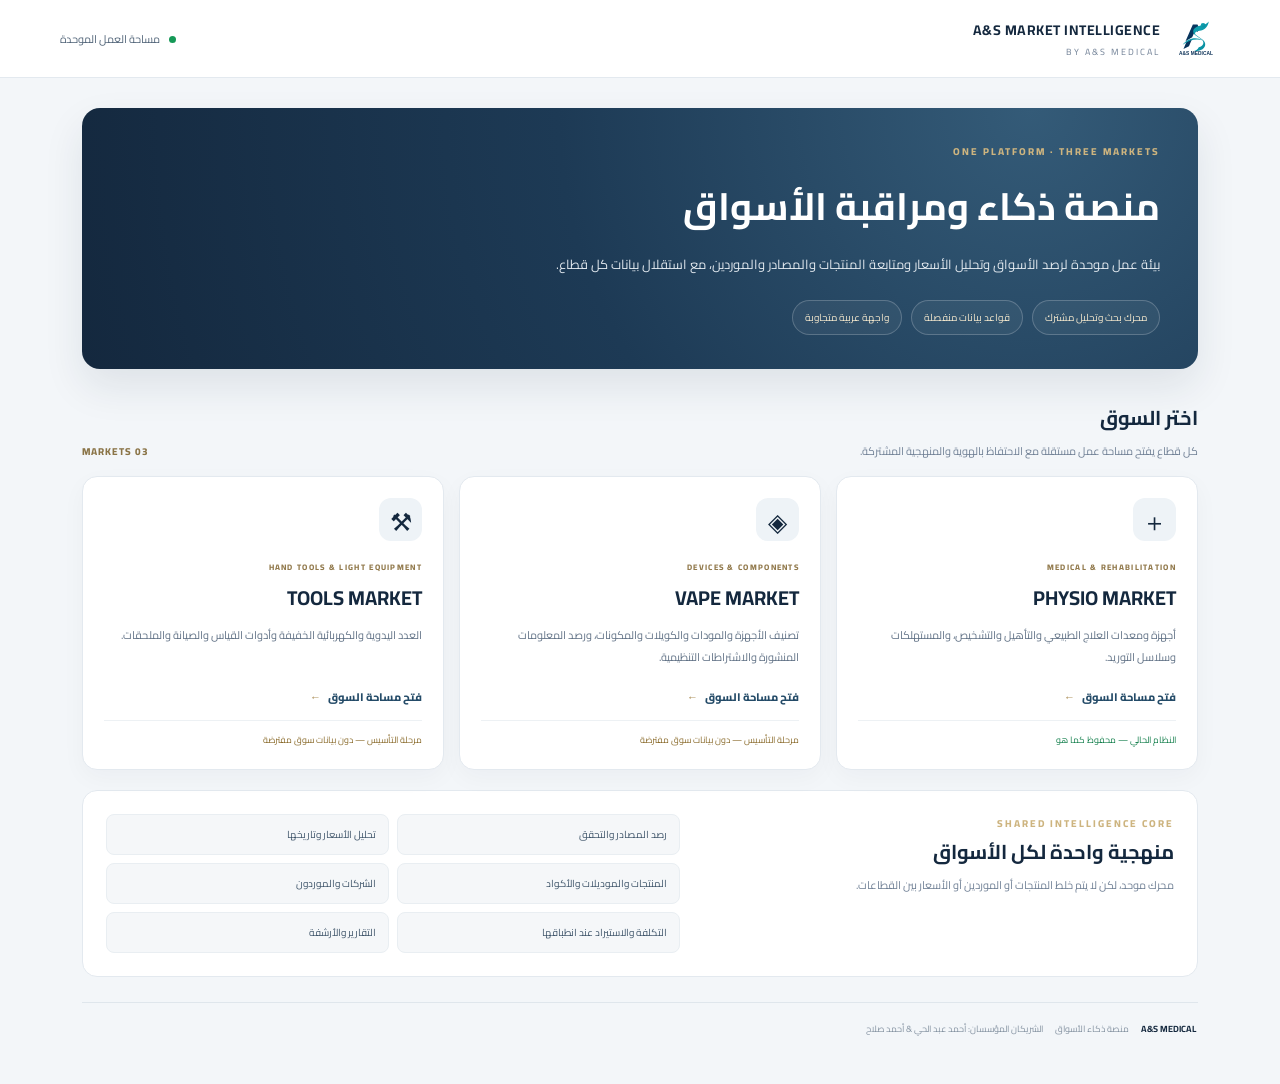
<file: index.html>
<!doctype html>
<html lang="ar" dir="rtl"><head><meta charset="utf-8"><meta name="viewport" content="width=device-width,initial-scale=1"><meta name="theme-color" content="#14283e"><title>A&S MARKET INTELLIGENCE</title><meta name="description" content="منصة A&S لذكاء ومراقبة الأسواق — ثلاثة قطاعات مستقلة بمحرك مشترك."><link rel="icon" type="image/svg+xml" href="./assets/as-medical.svg?v=2"><link rel="preconnect" href="https://fonts.googleapis.com"><link rel="preconnect" href="https://fonts.gstatic.com" crossorigin><link href="https://fonts.googleapis.com/css2?family=Cairo:wght@400;500;600;700;800&display=swap" rel="stylesheet"><link rel="stylesheet" href="./markets.css"></head>
<body><header class="top"><a class="brand" href="./index.html"><img src="./assets/as-medical.svg?v=2" alt="A&S Medical"><span><b>A&S MARKET INTELLIGENCE</b><small>BY A&S MEDICAL</small></span></a><span class="workspace"><i></i> مساحة العمل الموحدة</span></header>
<main class="wrap"><section class="hero"><div class="eyebrow">ONE PLATFORM · THREE MARKETS</div><h1>منصة ذكاء ومراقبة الأسواق</h1><p>بيئة عمل موحدة لرصد الأسواق وتحليل الأسعار ومتابعة المنتجات والمصادر والموردين، مع استقلال بيانات كل قطاع.</p><div class="hero-foot"><span>محرك بحث وتحليل مشترك</span><span>قواعد بيانات منفصلة</span><span>واجهة عربية متجاوبة</span></div></section>
<section class="section-head"><div><h2>اختر السوق</h2><p>كل قطاع يفتح مساحة عمل مستقلة مع الاحتفاظ بالهوية والمنهجية المشتركة.</p></div><span class="count">03 MARKETS</span></section>
<section class="markets"><a class="market physio" href="./physio.html"><div class="market-icon">＋</div><div class="market-kicker">MEDICAL & REHABILITATION</div><h3>PHYSIO MARKET</h3><p>أجهزة ومعدات العلاج الطبيعي والتأهيل والتشخيص، والمستهلكات وسلاسل التوريد.</p><span class="open">فتح مساحة السوق <b>←</b></span><small class="state live">النظام الحالي — محفوظ كما هو</small></a>
<a class="market vape" href="./vape.html"><div class="market-icon">◈</div><div class="market-kicker">DEVICES & COMPONENTS</div><h3>VAPE MARKET</h3><p>تصنيف الأجهزة والمودات والكويلات والمكونات، ورصد المعلومات المنشورة والاشتراطات التنظيمية.</p><span class="open">فتح مساحة السوق <b>←</b></span><small class="state build">مرحلة التأسيس — دون بيانات سوق مفترضة</small></a>
<a class="market tools" href="./tools.html"><div class="market-icon">⚒</div><div class="market-kicker">HAND TOOLS & LIGHT EQUIPMENT</div><h3>TOOLS MARKET</h3><p>العدد اليدوية والكهربائية الخفيفة وأدوات القياس والصيانة والملحقات.</p><span class="open">فتح مساحة السوق <b>←</b></span><small class="state build">مرحلة التأسيس — دون بيانات سوق مفترضة</small></a></section>
<section class="core"><div><div class="eyebrow">SHARED INTELLIGENCE CORE</div><h2>منهجية واحدة لكل الأسواق</h2><p>محرك موحد، لكن لا يتم خلط المنتجات أو الموردين أو الأسعار بين القطاعات.</p></div><div class="core-grid"><span>رصد المصادر والتحقق</span><span>تحليل الأسعار وتاريخها</span><span>المنتجات والموديلات والأكواد</span><span>الشركات والموردون</span><span>التكلفة والاستيراد عند انطباقها</span><span>التقارير والأرشفة</span></div></section>
<footer><b>A&S MEDICAL</b><span>منصة ذكاء الأسواق</span><span>الشريكان المؤسسان: أحمد عبد الحي &amp; أحمد صلاح</span></footer></main></body></html>
</file>
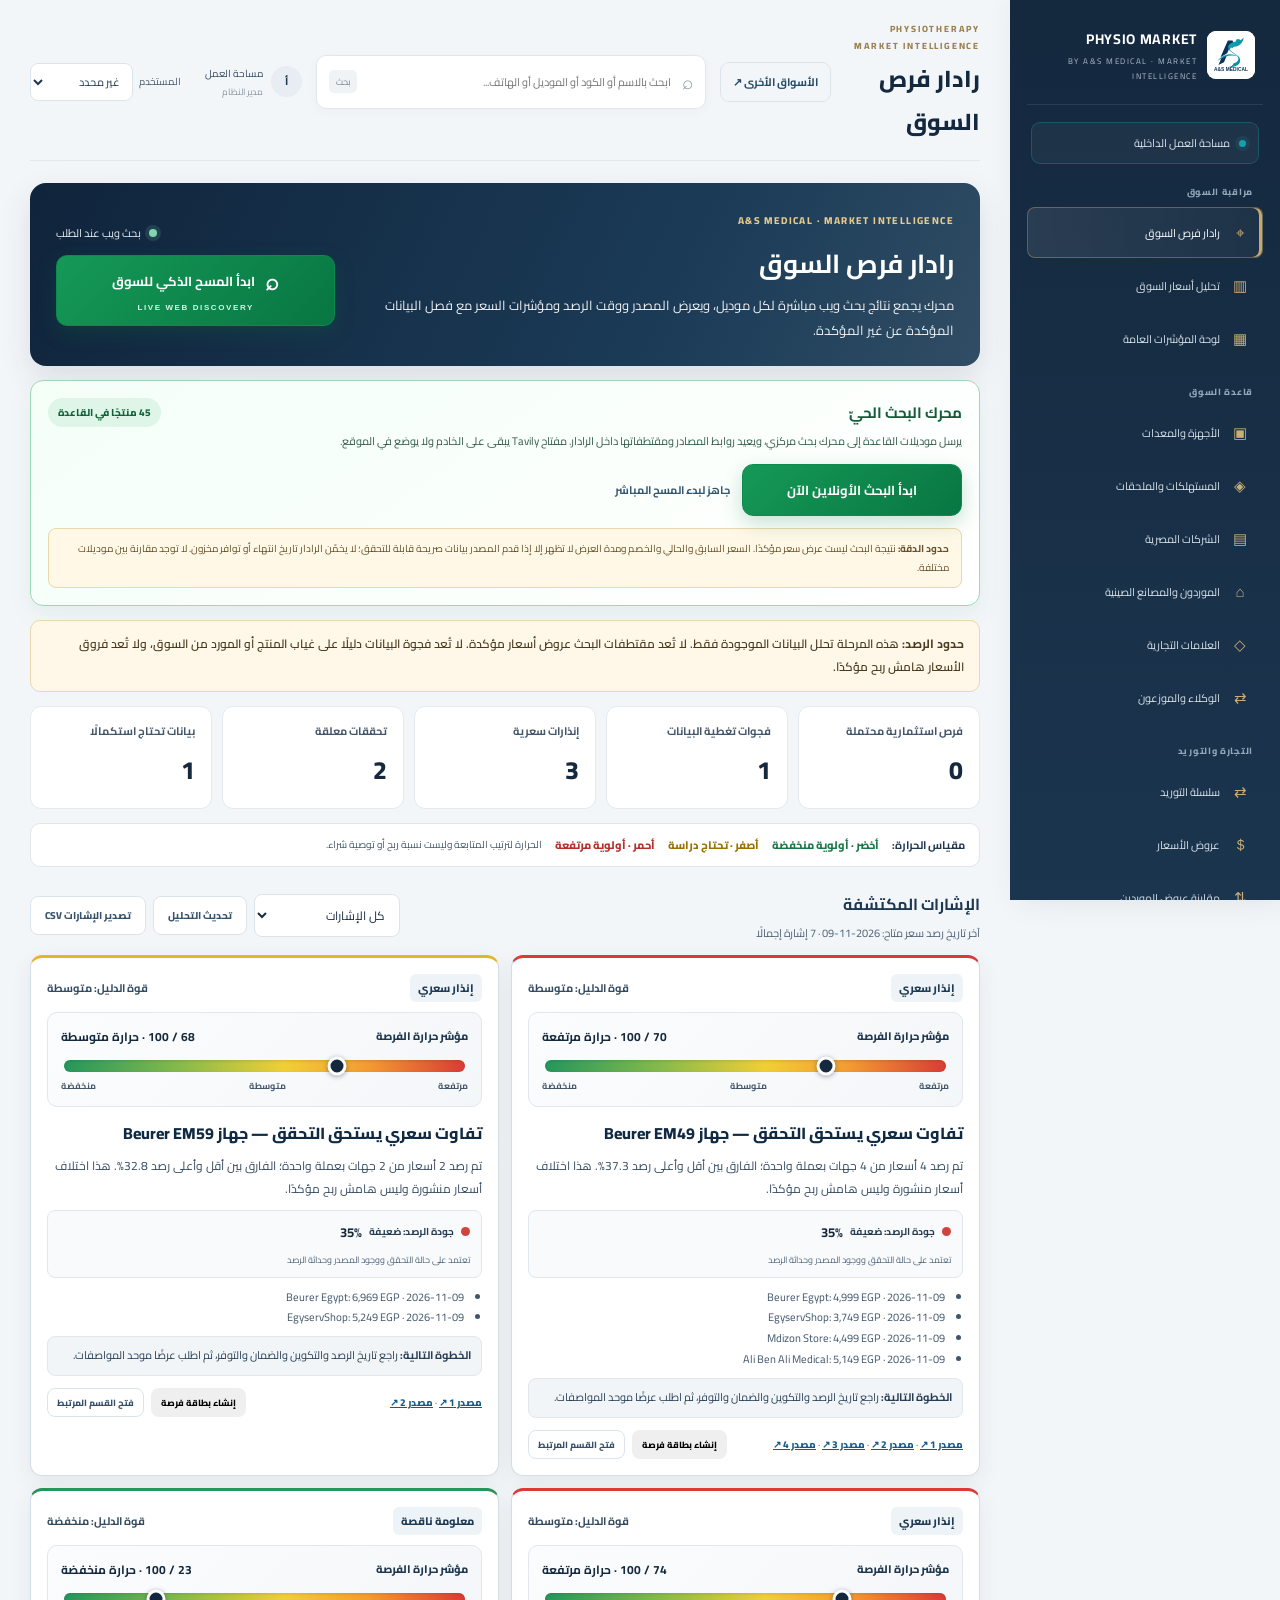
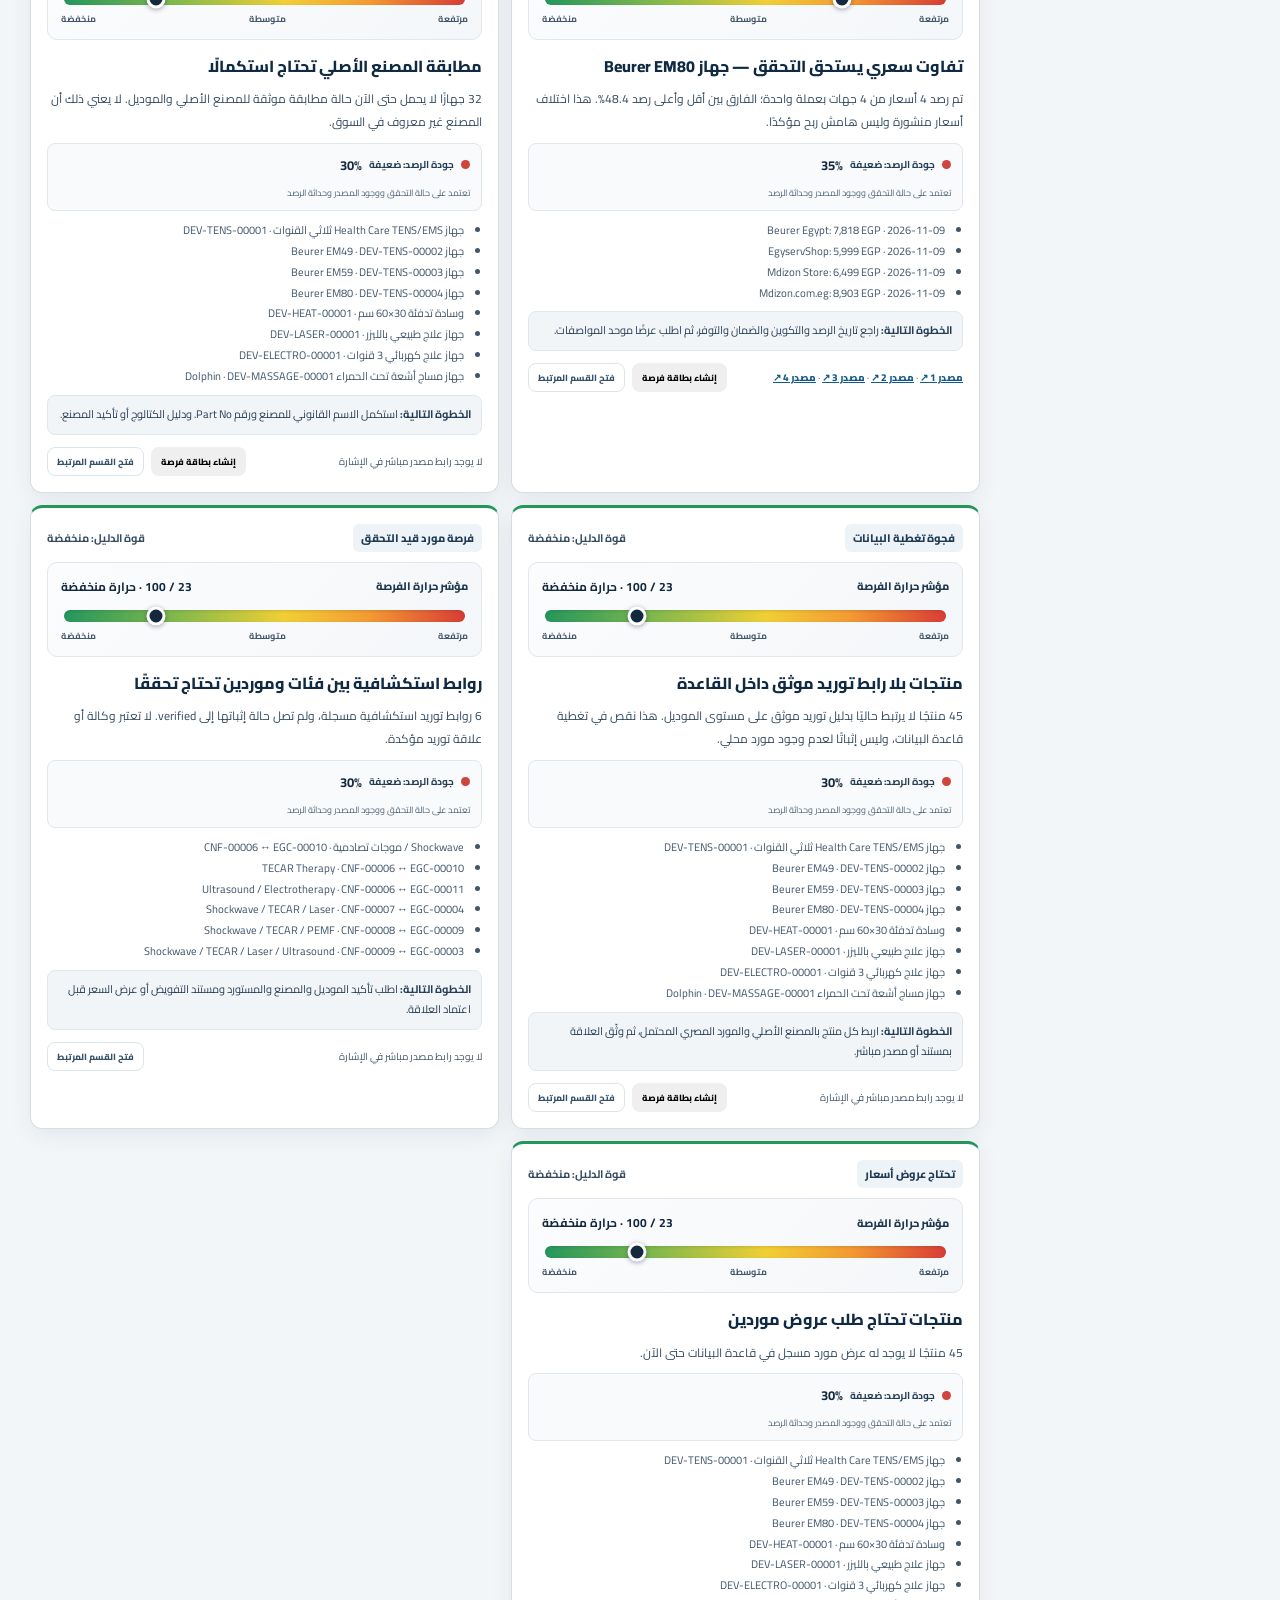
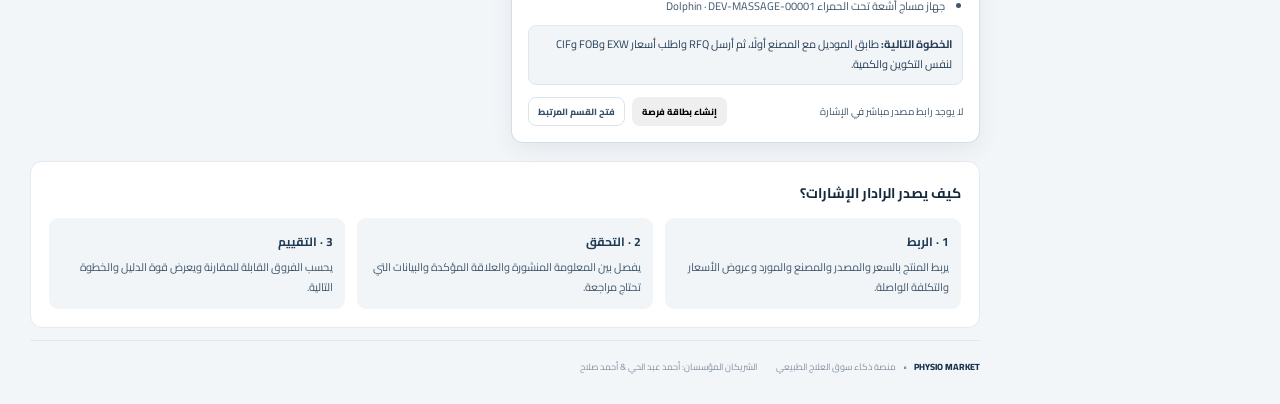
<file: physio.html>
<!doctype html>
<html lang="ar" dir="rtl">
<head>
  <meta charset="utf-8">
  <meta name="viewport" content="width=device-width,initial-scale=1">
  <meta name="theme-color" content="#10243b">
  <title>PHYSIO MARKET | منصة ذكاء سوق العلاج الطبيعي</title>

  <link rel="preconnect" href="https://fonts.googleapis.com">
  <link rel="preconnect" href="https://fonts.gstatic.com" crossorigin>
  <link href="https://fonts.googleapis.com/css2?family=Cairo:wght@400;500;600;700;800&display=swap" rel="stylesheet">

  <meta name="description" content="PHYSIO MARKET — منصة ذكاء سوق أجهزة ومستلزمات العلاج الطبيعي والتأهيل والتوريد بين مصر والصين.">
  <link rel="icon" type="image/svg+xml" href="./assets/as-medical.svg?v=2">

  <link rel="stylesheet" href="styles.css">
  <link rel="stylesheet" href="design-system.css">
  <link rel="stylesheet" href="branding.css">
  <link rel="stylesheet" href="intelligence.css">
  <link rel="stylesheet" href="market-radar.css">
  <link rel="stylesheet" href="market-workflow.css">
</head>

<body>
  <div class="app-shell">
    <aside class="sidebar">
      <a class="brand" href="#" aria-label="A&S Medical — Physio Market">
        <img class="brand-logo" src="./assets/as-medical.svg?v=2" alt="A&amp;S Medical">
        <span>
          <b>PHYSIO MARKET</b>
          <small>BY A&S MEDICAL · MARKET INTELLIGENCE</small>
        </span>
      </a>

      <div class="workspace"><span class="live-dot"></span> مساحة العمل الداخلية</div>

      <nav id="main-nav">
        <p class="nav-caption">مراقبة السوق</p>
        <button class="nav-link" data-view="priceIntelligence"><span>▥</span> تحليل أسعار السوق</button>
        <button class="nav-link" data-view="dashboard"><span>▦</span> لوحة المؤشرات العامة</button>

        <p class="nav-caption">قاعدة السوق</p>
        <button class="nav-link" data-view="devices"><span>▣</span> الأجهزة والمعدات</button>
        <button class="nav-link" data-view="consumables"><span>◈</span> المستهلكات والملحقات</button>
        <button class="nav-link" data-view="companies"><span>▤</span> الشركات المصرية</button>
        <button class="nav-link" data-view="suppliers"><span>⌂</span> الموردون والمصانع الصينية</button>
        <button class="nav-link" data-view="brands"><span>◇</span> العلامات التجارية</button>
        <button class="nav-link" data-view="distributors"><span>⇄</span> الوكلاء والموزعون</button>

        <p class="nav-caption">التجارة والتوريد</p>
        <button class="nav-link" data-view="sourcing"><span>⇄</span> سلسلة التوريد</button>
        <button class="nav-link" data-view="quotes"><span>＄</span> عروض الأسعار</button>
        <button class="nav-link" data-view="prices"><span>◷</span> سجل الأسعار</button>
        <button class="nav-link" data-view="landedCosts"><span>▤</span> التكلفة الواصلة لمصر</button>
        <button class="nav-link" data-view="logistics"><span>⇢</span> الشحن والاستيراد</button>
        <button class="nav-link" data-view="regulatory"><span>▧</span> التسجيل والامتثال</button>

        <p class="nav-caption">إدارة المعرفة</p>
        <button class="nav-link" data-view="sources"><span>⌕</span> المصادر والتحقق</button>
        <button class="nav-link" data-view="codes"><span>#</span> دليل الأكواد</button>

        <p class="nav-caption">المشروع</p>
        <button class="nav-link" data-view="about"><span>✦</span> عن المشروع والملكية</button>
      </nav>

      <div class="sidebar-foot">
        <span class="shield">✓</span>
        <span>نسخة تشغيلية أولية<small>المزامنة المركزية قيد الإعداد</small></span>
      </div>
    </aside>

    <main class="main">
      <header class="topbar">
        <div class="topbar-heading">
          <button class="mobile-menu-toggle" id="mobile-menu-toggle"
            type="button" aria-expanded="false"
            aria-controls="main-nav" aria-label="فتح قائمة الأقسام">
            <span>☰</span>
          </button>

          <div>
            <div class="eyebrow">PHYSIOTHERAPY MARKET INTELLIGENCE</div>
            <h1 id="page-title">تحليل أسعار السوق</h1>
          </div>
        </div>

        <div class="top-actions"><a href="./index.html" style="display:inline-flex;align-items:center;padding:9px 12px;border:1px solid #dce4eb;border-radius:9px;color:#244b68;text-decoration:none;font-size:11px;font-weight:700;white-space:nowrap">الأسواق الأخرى ↗</a>
          <label class="global-search">
            <span>⌕</span>
            <input id="global-search" type="search"
              placeholder="ابحث بالاسم أو الكود أو الموديل أو الهاتف...">
            <kbd>بحث</kbd>
          </label>

          <span class="user-chip">
            <i>أ</i>
            <span>مساحة العمل<small>مدير النظام</small></span>
          </span>
        </div>
      </header>

      <section id="app-content" class="content" aria-live="polite"></section>

      <footer>
        <span class="footer-brand">PHYSIO MARKET</span>
        <span>•</span>
        منصة ذكاء سوق العلاج الطبيعي
        <span class="footer-note">الشريكان المؤسسان: أحمد عبد الحي &amp; أحمد صلاح</span>
      </footer>
    </main>
  </div>

  <div class="mobile-nav-backdrop" id="mobile-nav-backdrop" hidden></div>

  <script src="data.js"></script>
  <script src="app.js"></script>
  <script src="intelligence.js"></script>
  <script src="market-radar.js?v=20261110-nologin"></script>
  <script src="market-workflow.js"></script>
  <script>
    // Run after every application module has loaded; also restore the default view on page return.
    window.addEventListener("load", function () {
      if (typeof go === "function") go("marketRadar");
    }, { once: true });
    window.addEventListener("pageshow", function () {
      if (document.readyState === "complete" && typeof go === "function") go("marketRadar");
    });
  </script>
</body>
</html>
</file>
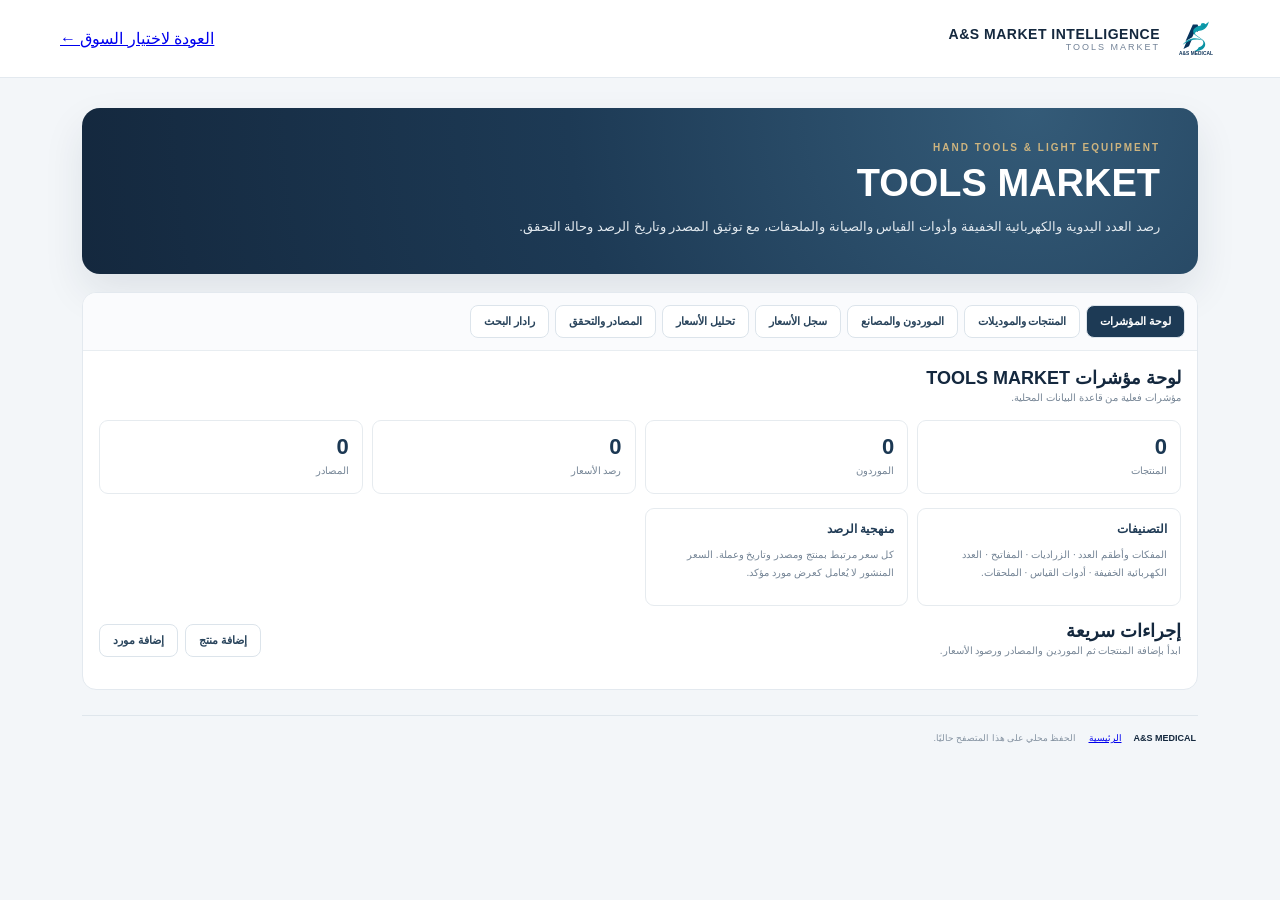
<file: tools.html>
<!doctype html><html lang="ar" dir="rtl"><head><meta charset="utf-8"><meta name="viewport" content="width=device-width,initial-scale=1"><title>TOOLS MARKET | A&S</title><link rel="stylesheet" href="./markets.css"><link rel="stylesheet" href="./sector.css"></head><body><header class="top"><a class="brand" href="./index.html"><img src="./assets/as-medical.svg" alt="A&S"><span><b>A&S MARKET INTELLIGENCE</b><small>TOOLS MARKET</small></span></a><a href="./index.html">العودة لاختيار السوق ←</a></header><main class="wrap"><section class="hero"><div class="eyebrow">HAND TOOLS & LIGHT EQUIPMENT</div><h1>TOOLS MARKET</h1><p>رصد العدد اليدوية والكهربائية الخفيفة وأدوات القياس والصيانة والملحقات، مع توثيق المصدر وتاريخ الرصد وحالة التحقق.</p></section><div id="sector-app"></div><footer><b>A&S MEDICAL</b><span><a href="./index.html">الرئيسية</a></span><span>الحفظ محلي على هذا المتصفح حاليًا.</span></footer></main><script src="./tools-market.js"></script></body></html>
</file>
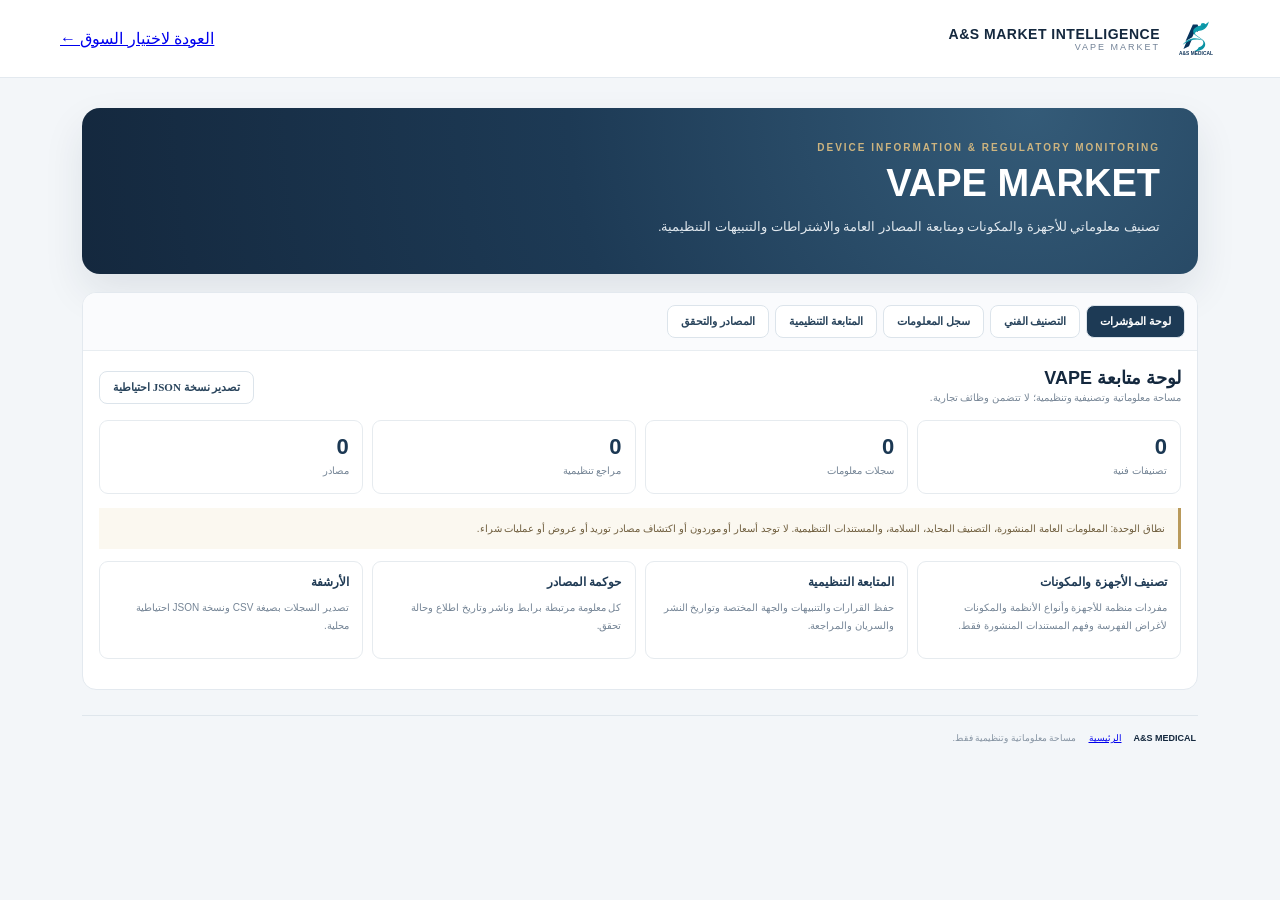
<file: vape.html>
<!doctype html><html lang="ar" dir="rtl"><head><meta charset="utf-8"><meta name="viewport" content="width=device-width,initial-scale=1"><title>VAPE MARKET | A&S</title><link rel="stylesheet" href="./markets.css"><link rel="stylesheet" href="./sector.css"></head><body><header class="top"><a class="brand" href="./index.html"><img src="./assets/as-medical.svg" alt="A&S"><span><b>A&S MARKET INTELLIGENCE</b><small>VAPE MARKET</small></span></a><a href="./index.html">العودة لاختيار السوق ←</a></header><main class="wrap"><section class="hero"><div class="eyebrow">DEVICE INFORMATION & REGULATORY MONITORING</div><h1>VAPE MARKET</h1><p>تصنيف معلوماتي للأجهزة والمكونات ومتابعة المصادر العامة والاشتراطات والتنبيهات التنظيمية.</p></section><div id="sector-app"></div><footer><b>A&S MEDICAL</b><span><a href="./index.html">الرئيسية</a></span><span>مساحة معلوماتية وتنظيمية فقط.</span></footer></main><script src="./vape-market.js"></script></body></html>
</file>
<file: markets.css>
:root{--ink:#14283e;--gold:#b99a5b;--bg:#f3f6f9;--muted:#718196;--line:#e3e9ef}*{box-sizing:border-box}body{margin:0;background:var(--bg);color:#203246;font-family:Cairo,Tahoma,sans-serif}.top{height:78px;padding:0 max(22px,calc((100% - 1160px)/2));display:flex;align-items:center;justify-content:space-between;background:#fff;border-bottom:1px solid var(--line)}.brand{display:flex;align-items:center;gap:12px;text-decoration:none;color:var(--ink)}.brand img{width:48px;height:48px;object-fit:contain}.brand b,.brand small{display:block}.brand b{font-size:14px;letter-spacing:.5px}.brand small{font-size:9px;letter-spacing:2px;color:var(--muted)}.workspace{font-size:11px;color:#526579}.workspace i{display:inline-block;width:7px;height:7px;border-radius:50%;background:#159957;margin-left:7px}.wrap{max-width:1160px;margin:auto;padding:30px 22px}.hero{padding:34px 38px;border-radius:18px;background:radial-gradient(circle at 85% 0,#345b78,#1d3a55 48%,#14283e);color:#fff;box-shadow:0 18px 40px #14283e18}.eyebrow{font-size:10px;letter-spacing:2px;color:#cdb47f;font-weight:800}.hero h1{font-size:clamp(25px,4vw,38px);margin:9px 0}.hero p{max-width:740px;color:#e1e8ee;line-height:2;font-size:13px;margin:0}.hero-foot{display:flex;gap:9px;flex-wrap:wrap;margin-top:23px}.hero-foot span{border:1px solid #ffffff35;background:#ffffff0d;border-radius:30px;padding:7px 12px;color:#f3e7cc;font-size:10px}.section-head{display:flex;justify-content:space-between;align-items:end;gap:12px;margin:30px 0 15px}.section-head h2,.core h2{margin:0;color:var(--ink);font-size:20px}.section-head p,.core p{margin:5px 0 0;color:var(--muted);font-size:11px}.count{color:#8a7447;font-size:10px;font-weight:800;letter-spacing:1px}.markets{display:grid;grid-template-columns:repeat(3,minmax(0,1fr));gap:15px}.market{display:flex;flex-direction:column;min-height:280px;padding:21px;text-decoration:none;color:inherit;background:#fff;border:1px solid var(--line);border-radius:15px;box-shadow:0 8px 24px #14283e09;transition:.18s}.market:hover{transform:translateY(-3px);border-color:#c7ae79;box-shadow:0 14px 30px #14283e14}.market-icon{width:43px;height:43px;display:grid;place-items:center;border-radius:12px;background:#eef3f7;color:var(--ink);font-size:25px}.market-kicker{margin-top:19px;font-size:8px;letter-spacing:1.3px;color:#927a4d;font-weight:800}.market h3{margin:4px 0 8px;color:var(--ink);font-size:20px}.market p{margin:0;color:#617286;font-size:11px;line-height:2}.open{margin-top:auto;padding-top:19px;color:#244b68;font-size:11px;font-weight:800}.open b{margin-right:5px;color:#a98b51}.state{margin-top:13px;padding-top:10px;border-top:1px solid #edf1f4;font-size:9px}.live{color:#16804e}.build{color:#8b6c2d}.core{display:grid;grid-template-columns:.9fr 1.1fr;gap:25px;margin-top:20px;padding:23px;background:#fff;border:1px solid var(--line);border-radius:15px}.core-grid{display:grid;grid-template-columns:repeat(2,minmax(0,1fr));gap:8px}.core-grid span{padding:10px 12px;background:#f5f7f9;border:1px solid #e9eef2;border-radius:8px;color:#40566b;font-size:10px}footer{display:flex;gap:12px;flex-wrap:wrap;margin-top:25px;padding:17px 2px;border-top:1px solid #dfe6ec;color:#8492a1;font-size:9px}footer b{color:var(--ink)}@media(max-width:800px){.markets{grid-template-columns:1fr}.market{min-height:220px}.core{grid-template-columns:1fr}.hero{padding:26px 22px}.top{padding:0 16px}.wrap{padding:20px 14px}.section-head{align-items:start;flex-direction:column}}@media(max-width:430px){.workspace{display:none}.brand b{font-size:12px}.hero-foot{gap:6px}.hero-foot span{font-size:9px}}
</file>
<file: styles.css>
.section-actions{display:flex;gap:8px;align-items:center}.btn.tiny{padding:5px 9px;font-size:10px}.btn.danger{background:#fff0f0;color:#a33;border:1px solid #f0d0d0}.row-actions{display:flex;gap:6px}.form-grid{display:grid;grid-template-columns:repeat(2,minmax(0,1fr));gap:13px}.form-field{display:flex;flex-direction:column;gap:5px;font-size:11px;font-weight:700;color:#42566a}.form-field>span b{color:#b84b4b}.form-field input,.form-field select,.form-field textarea{width:100%;border:1px solid #dce4eb;border-radius:8px;background:#fff;padding:10px 11px;font:12px "Cairo",sans-serif;color:#17283a;outline:none}.form-field input:focus,.form-field select:focus,.form-field textarea:focus{border-color:#5793b7;box-shadow:0 0 0 3px #2675a81a}.form-field textarea{resize:vertical}.modal-backdrop{position:fixed;inset:0;background:#07182799;z-index:20;display:flex;align-items:center;justify-content:center;padding:20px;overflow:auto}.record-modal{width:min(850px,100%);max-height:calc(100vh - 40px);overflow:auto;background:#fff;border-radius:15px;padding:22px;box-shadow:0 25px 80px #07182755}.modal-head{display:flex;align-items:flex-start;justify-content:space-between;border-bottom:1px solid #e8edf1;padding-bottom:14px;margin-bottom:17px}.modal-head h2{font-size:19px;margin:4px 0}.modal-head p{margin:0}.close-modal{border:0;background:#edf2f6;border-radius:8px;width:34px;height:34px;font-size:22px;cursor:pointer;color:#334b60}.modal-foot{display:flex;justify-content:flex-start;gap:8px;border-top:1px solid #e8edf1;margin-top:18px;padding-top:15px}.note{line-height:1.9}@media(max-width:720px){.form-grid{grid-template-columns:1fr}.section-head{align-items:flex-start;flex-direction:column}.section-actions{width:100%;flex-wrap:wrap}.record-modal{padding:16px}.modal-backdrop{padding:8px}}

/* Founders and project ownership identity */
.founders-strip{display:flex;align-items:center;justify-content:space-between;gap:16px;padding:19px 22px;margin:18px 0;background:linear-gradient(115deg,#10243b,#1b3854);border:1px solid #b99a5b;border-radius:13px;color:#fff;box-shadow:0 10px 28px #10243b12}.founders-strip .eyebrow{color:#d6b978;letter-spacing:2px}.founders-strip b{display:block;font-size:13px;margin-top:4px}.founders-strip p{margin:5px 0 0;color:#f2f4f7;font-size:17px;font-weight:800}.founders-strip p i{font-style:normal;color:#d6b978;padding:0 5px}.ownership-hero{position:relative;overflow:hidden;text-align:center;padding:36px 22px 28px;border-radius:17px;background:radial-gradient(circle at 50% 0%,#294765 0,#172f49 45%,#0d1e31 100%);border:1px solid #b99a5b;color:#fff;box-shadow:0 18px 45px #10243b20}.ownership-mark{width:58px;height:58px;margin:0 auto 15px;border:1px solid #c6a96c;border-radius:16px;display:grid;place-items:center;font-size:27px;font-weight:800;color:#f1d79c}.ownership-mark span{color:#c6a96c}.ownership-hero .eyebrow{color:#cbb27d;letter-spacing:2px;font-size:9px}.ownership-hero h2{font-size:29px;letter-spacing:2px;color:#f4e5c1;margin:8px 0}.ownership-hero>p{color:#dce4ec;margin:0 auto;max-width:620px;font-size:13px}.ownership-rule{height:1px;max-width:420px;margin:24px auto 17px;background:linear-gradient(90deg,transparent,#c6a96c,transparent)}.ownership-kicker{font-size:11px;color:#d6b978;font-weight:800}.founder-grid{display:grid;grid-template-columns:repeat(2,minmax(0,220px));justify-content:center;gap:14px;margin:17px auto}.founder-card{padding:17px 12px;border:1px solid #a78b56;border-radius:12px;background:#ffffff0b;display:flex;align-items:center;flex-direction:column;gap:6px}.founder-initial{width:35px;height:35px;border-radius:50%;display:grid;place-items:center;background:#c6a96c;color:#10243b;font-weight:800}.founder-card b{font-size:16px;color:#fff}.founder-card small{font-size:11px;color:#d6c49c}.ownership-bottom{font-size:9px;letter-spacing:2.5px;color:#c9b17d;margin-top:18px}.ownership-note{margin-top:18px;line-height:1.9}.ownership-note p{font-size:12px}.ownership-meta{display:flex;flex-wrap:wrap;gap:10px;margin-top:15px}.ownership-meta span{flex:1;min-width:145px;background:#f4f7fa;border:1px solid #e2e8ee;border-radius:8px;padding:10px;font-size:10px;color:#637387}.ownership-meta b{display:block;color:#1c334a;font-size:12px;margin-top:4px}.footer-brand{font-weight:800;color:#18334e}.footer-note{margin-inline-start:12px}@media(max-width:600px){.founders-strip{align-items:flex-start;flex-direction:column}.founders-strip .btn{width:100%}.ownership-hero{padding:27px 14px}.ownership-hero h2{font-size:24px}.founder-grid{grid-template-columns:1fr 1fr;gap:8px}.founder-card{padding:14px 5px}.founder-card b{font-size:13px}}

/* Searchable record profiles and relationship explorer */
.detail-grid{display:grid;grid-template-columns:repeat(2,minmax(0,1fr));gap:9px}.detail-field{padding:10px 12px;background:#f5f7f9;border:1px solid #e5eaf0;border-radius:8px;min-width:0}.detail-field small{display:block;color:#7c8998;font-size:10px;margin-bottom:4px}.detail-field b{font-size:12px;overflow-wrap:anywhere;color:#1c334a}.detail-heading{font-size:14px;margin:22px 0 8px;color:#18334e}.activity-row small{display:block;color:#8491a0;font-size:10px;margin-top:3px}.row-actions{align-items:center;flex-wrap:wrap}.search-meta{line-height:1.8}.global-search input{min-width:0}@media(max-width:600px){.detail-grid{grid-template-columns:1fr}}
</file>
<file: design-system.css>
/* PHYSIO MARKET — Executive UI system v1.0 */
:root{--pm-ink:#14283e;--pm-ink-2:#203b55;--pm-blue:#2f6689;--pm-gold:#b99a5b;--pm-bg:#f3f6f9;--pm-card:#fff;--pm-line:#e3e9ef;--pm-muted:#718196;--pm-text:#203246;--pm-shadow:0 12px 32px rgba(20,40,62,.07)}
*{box-sizing:border-box}html{scroll-behavior:smooth}body{margin:0;background:var(--pm-bg);color:var(--pm-text);font-family:"Cairo",Tahoma,sans-serif;font-size:13px}button,input,select,textarea{font-family:inherit}button{cursor:pointer}
.app-shell{min-height:100vh;display:grid;grid-template-columns:270px minmax(0,1fr);direction:rtl}.sidebar{position:sticky;top:0;height:100vh;overflow:auto;background:linear-gradient(180deg,#14283e,#1b354e);color:#eaf0f5;padding:24px 17px 18px;box-shadow:8px 0 30px #0e213018;z-index:5}
.brand{display:flex;align-items:center;gap:12px;color:#fff;text-decoration:none;padding:2px 8px 20px;border-bottom:1px solid #ffffff18}.brand-mark{width:43px;height:43px;display:grid;place-items:center;border:1px solid #c6a96c;border-radius:13px;color:#f5e4bd;font-size:23px;font-weight:800;box-shadow:inset 0 0 18px #d8bc7540}.brand-mark span{color:#d0ad67}.brand b{display:block;letter-spacing:1.1px;font-size:14px}.brand small{display:block;color:#aebdcb;font-size:8px;letter-spacing:2px;margin-top:2px}
.workspace{margin:17px 4px 18px;padding:10px 12px;border:1px solid #ffffff20;background:#ffffff0b;border-radius:9px;color:#dce6ee;font-size:11px}.live-dot{display:inline-block;width:7px;height:7px;background:#66c6a1;border-radius:50%;margin-left:7px;box-shadow:0 0 0 4px #66c6a11a}
.nav-caption{margin:19px 10px 7px;color:#92a7b9;font-size:9px;font-weight:800;letter-spacing:.7px}.nav-link{width:100%;display:flex;align-items:center;gap:10px;text-align:right;padding:10px 12px;margin:2px 0;border:1px solid transparent;border-radius:8px;background:transparent;color:#d9e3eb;font-size:11px;transition:.18s}.nav-link span{width:20px;text-align:center;color:#c9ae76;font-size:15px}.nav-link:hover{background:#ffffff0d;color:#fff}.nav-link.active{background:linear-gradient(90deg,#ffffff16,#ffffff09);border-color:#c6a96c66;color:#fff;box-shadow:inset -3px 0 #c6a96c}
.sidebar-foot{display:flex;align-items:center;gap:10px;margin:24px 4px 0;padding:13px 8px;border-top:1px solid #ffffff1b;font-size:10px;color:#e4ebf1}.sidebar-foot small{display:block;color:#9eb0bf;font-size:9px;margin-top:3px}.shield{display:grid;place-items:center;width:27px;height:27px;border-radius:8px;background:#ffffff12;color:#d8bf88}
.main{min-width:0;padding:0 30px 24px}.topbar{position:sticky;top:0;z-index:4;display:flex;justify-content:space-between;align-items:center;gap:20px;padding:20px 0 17px;background:#f3f6f9ed;backdrop-filter:blur(12px);border-bottom:1px solid #e2e8ee}.eyebrow{font-size:9px;letter-spacing:1.8px;color:#9b824e;font-weight:800}.topbar h1{font-size:23px;margin:3px 0 0;color:var(--pm-ink);font-weight:800}.top-actions{display:flex;align-items:center;gap:14px}
.global-search{display:flex;align-items:center;gap:9px;width:min(390px,38vw);padding:8px 12px;background:#fff;border:1px solid #dfe6ec;border-radius:10px;box-shadow:0 3px 12px #1b354e08}.global-search>span{font-size:19px;color:#8a9aab}.global-search input{width:100%;min-width:0;border:0;outline:0;background:transparent;font-size:11px;color:#203246}.global-search kbd{font:9px "Cairo";white-space:nowrap;padding:3px 7px;background:#f0f3f6;border-radius:5px;color:#748398}.user-chip{display:flex;align-items:center;gap:8px;color:#344b60;font-size:10px;white-space:nowrap}.user-chip i{width:31px;height:31px;display:grid;place-items:center;border-radius:50%;background:#e7edf2;color:#1d3a55;font-style:normal;font-weight:800}.user-chip small{display:block;color:#8996a4;font-size:9px}
.content{padding:22px 0 12px;min-height:70vh}.welcome{position:relative;display:flex;align-items:center;justify-content:space-between;gap:18px;padding:25px 28px;margin-bottom:18px;border-radius:15px;overflow:hidden;background:radial-gradient(circle at 85% 5%,#345b78 0,#1d3a55 38%,#14283e 100%);color:#fff;box-shadow:0 16px 36px #14283e20}.welcome:after{content:"P+";position:absolute;left:28px;top:-37px;font-size:150px;font-weight:800;color:#ffffff08;line-height:1}.welcome h2{position:relative;margin:0 0 5px;font-size:21px;color:#fff}.welcome p{position:relative;margin:0;color:#d1dce5;font-size:11px}.welcome-tag{position:relative;padding:8px 12px;border:1px solid #c5a66b88;border-radius:7px;color:#e4d0a4;font-size:8px;letter-spacing:1.4px;white-space:nowrap}
.stats-grid{display:grid;grid-template-columns:repeat(4,minmax(0,1fr));gap:12px;margin:0 0 18px}.stat-card,.panel{background:var(--pm-card);border:1px solid var(--pm-line);border-radius:12px;box-shadow:var(--pm-shadow)}.stat-card{position:relative;padding:16px 17px;overflow:hidden}.stat-card:before{content:"";position:absolute;right:0;top:0;bottom:0;width:3px;background:linear-gradient(#c6a96c,#e8d8b6)}.stat-label{font-size:10px;color:#728297;font-weight:700}.stat-value{font-size:29px;line-height:1.4;color:var(--pm-ink);font-weight:800;font-variant-numeric:tabular-nums}.stat-foot{font-size:9px;color:#9aa6b3}
.dashboard-grid{display:grid;grid-template-columns:1.2fr .8fr;gap:15px}.panel{padding:18px 19px;margin-bottom:16px}.panel h3{font-size:14px;color:var(--pm-ink);margin:0 0 12px}.panel-head{display:flex;justify-content:space-between;align-items:center;gap:10px;margin-bottom:13px}.panel-head h3{margin:0}.subtle{color:#8492a1;font-size:10px;line-height:1.9}.quick-grid{display:grid;grid-template-columns:repeat(2,minmax(0,1fr));gap:8px}.quick-link{padding:11px 12px;text-align:right;background:#f7f9fb;border:1px solid #e7edf2;border-radius:8px;color:#29445d;font-size:10px;font-weight:700;transition:.18s}.quick-link:hover{background:#edf3f7;border-color:#c5a66b;transform:translateY(-1px)}
.activity-row{display:flex;justify-content:space-between;align-items:center;padding:10px 0;border-bottom:1px solid #edf1f4;color:#66778a;font-size:10px}.activity-row:last-of-type{border:0}.activity-row b{color:#1e3b55;font-size:15px}.note{padding:11px 12px;background:#f8f5ed;border:1px solid #eee4cf;border-radius:8px;color:#786743;font-size:10px;line-height:1.9;margin-top:12px}
.section-head{display:flex;justify-content:space-between;align-items:center;gap:14px;margin:3px 0 15px}.section-head h2{font-size:18px;color:var(--pm-ink);margin:0}.section-head p{margin:3px 0 0;color:#8492a1;font-size:10px}.section-actions{display:flex;gap:7px;align-items:center;flex-wrap:wrap}.btn{border:1px solid transparent;border-radius:8px;padding:9px 14px;font-size:10px;font-weight:800;transition:.18s}.btn.primary{background:var(--pm-ink);color:#fff}.btn.primary:hover{background:#254968}.btn.secondary{background:#fff;border-color:#dce4eb;color:#36516a}.btn.secondary:hover{border-color:#b99a5b;background:#fcfaf5}.btn.tiny{padding:5px 9px;font-size:9px}.btn.danger{background:#fff3f2;color:#a33;border-color:#f0d0d0}
.table-wrap{overflow:auto;background:#fff;border:1px solid var(--pm-line);border-radius:12px;box-shadow:var(--pm-shadow)}table{width:100%;border-collapse:separate;border-spacing:0;min-width:760px}thead th{position:sticky;top:0;background:#f5f8fa;color:#66788b;font-size:9px;font-weight:800;text-align:right;padding:12px 13px;border-bottom:1px solid #e3e9ef;white-space:nowrap}tbody td{padding:11px 13px;border-bottom:1px solid #edf1f4;color:#344b60;font-size:10px;white-space:nowrap}tbody tr:hover{background:#fafbfd}tbody tr:last-child td{border-bottom:0}.status{display:inline-flex;align-items:center;padding:4px 8px;border-radius:20px;font-size:9px;font-weight:700;white-space:nowrap}.status.review{background:#fff5e7;color:#9a6a21}.status.reference{background:#eef3f8;color:#61768b}.status.verified{background:#e8f5ef;color:#287453}
footer{display:flex;align-items:center;gap:7px;flex-wrap:wrap;padding:17px 0 5px;border-top:1px solid #e1e8ee;color:#8492a1;font-size:9px}.footer-brand{font-weight:800;color:#18334e}.footer-note{margin-inline-start:12px}.form-grid{display:grid;grid-template-columns:repeat(2,minmax(0,1fr));gap:13px}.form-field{display:flex;flex-direction:column;gap:5px;font-size:10px;font-weight:700;color:#42566a}.form-field>span b{color:#b84b4b}.form-field input,.form-field select,.form-field textarea{width:100%;border:1px solid #dce4eb;border-radius:8px;background:#fff;padding:10px 11px;font:11px "Cairo",sans-serif;color:#17283a;outline:none}.form-field input:focus,.form-field select:focus,.form-field textarea:focus{border-color:#5793b7;box-shadow:0 0 0 3px #2675a81a}.form-field textarea{resize:vertical}
.modal-backdrop{position:fixed;inset:0;background:#07182799;z-index:20;display:flex;align-items:center;justify-content:center;padding:20px;overflow:auto}.record-modal{width:min(850px,100%);max-height:calc(100vh - 40px);overflow:auto;background:#fff;border-radius:15px;padding:22px;box-shadow:0 25px 80px #07182755}.modal-head{display:flex;align-items:flex-start;justify-content:space-between;border-bottom:1px solid #e8edf1;padding-bottom:14px;margin-bottom:17px}.modal-head h2{font-size:19px;margin:4px 0}.modal-head p{margin:0}.close-modal{border:0;background:#edf2f6;border-radius:8px;width:34px;height:34px;font-size:22px;cursor:pointer;color:#334b60}.modal-foot{display:flex;justify-content:flex-start;gap:8px;border-top:1px solid #e8edf1;margin-top:18px;padding-top:15px}.detail-grid{display:grid;grid-template-columns:repeat(2,minmax(0,1fr));gap:9px}.detail-field{padding:10px 12px;background:#f5f7f9;border:1px solid #e5eaf0;border-radius:8px;min-width:0}.detail-field small{display:block;color:#7c8998;font-size:9px;margin-bottom:4px}.detail-field b{font-size:11px;overflow-wrap:anywhere;color:#1c334a}.detail-heading{font-size:13px;margin:22px 0 8px;color:#18334e}.search-meta{line-height:1.8}
.ownership-hero{position:relative;overflow:hidden;text-align:center;padding:36px 22px 28px;border-radius:17px;background:radial-gradient(circle at 50% 0%,#294765 0,#172f49 45%,#0d1e31 100%);border:1px solid #b99a5b;color:#fff;box-shadow:0 18px 45px #10243b20}.ownership-mark{width:58px;height:58px;margin:0 auto 15px;border:1px solid #c6a96c;border-radius:16px;display:grid;place-items:center;font-size:27px;font-weight:800;color:#f1d79c}.ownership-mark span{color:#c6a96c}.ownership-hero .eyebrow{color:#cbb27d;letter-spacing:2px;font-size:9px}.ownership-hero h2{font-size:29px;letter-spacing:2px;color:#f4e5c1;margin:8px 0}.ownership-hero>p{color:#dce4ec;margin:0 auto;max-width:620px;font-size:13px}.ownership-rule{height:1px;max-width:420px;margin:24px auto 17px;background:linear-gradient(90deg,transparent,#c6a96c,transparent)}.ownership-kicker{font-size:11px;color:#d6b978;font-weight:800}.founder-grid{display:grid;grid-template-columns:repeat(2,minmax(0,220px));justify-content:center;gap:14px;margin:17px auto}.founder-card{padding:17px 12px;border:1px solid #a78b56;border-radius:12px;background:#ffffff0b;display:flex;align-items:center;flex-direction:column;gap:6px}.founder-initial{width:35px;height:35px;border-radius:50%;display:grid;place-items:center;background:#c6a96c;color:#10243b;font-weight:800}.founder-card b{font-size:16px;color:#fff}.founder-card small{font-size:11px;color:#d6c49c}.ownership-bottom{font-size:9px;letter-spacing:2.5px;color:#c9b17d;margin-top:18px}.ownership-note{margin-top:18px;line-height:1.9}.ownership-note p{font-size:12px}.ownership-meta{display:flex;flex-wrap:wrap;gap:10px;margin-top:15px}.ownership-meta span{flex:1;min-width:145px;background:#f4f7fa;border:1px solid #e2e8ee;border-radius:8px;padding:10px;font-size:10px;color:#637387}.ownership-meta b{display:block;color:#1c334a;font-size:12px;margin-top:4px}
@media(max-width:1050px){.app-shell{grid-template-columns:225px minmax(0,1fr)}.main{padding:0 20px 20px}.stats-grid{grid-template-columns:repeat(2,minmax(0,1fr))}}@media(max-width:760px){.app-shell{display:block}.sidebar{position:relative;height:auto;padding:14px}.brand{padding-bottom:12px}.sidebar nav{display:grid;grid-template-columns:repeat(2,minmax(0,1fr));gap:2px}.nav-caption{grid-column:1/-1;margin:10px 6px 2px}.sidebar-foot{margin-top:12px}.main{padding:0 13px 18px}.topbar{position:relative;align-items:flex-start;flex-direction:column;padding:14px 0}.top-actions{width:100%}.global-search{width:100%}.user-chip{display:none}.welcome{padding:20px;align-items:flex-start;flex-direction:column}.welcome-tag{font-size:7px}.dashboard-grid{grid-template-columns:1fr}.stats-grid{gap:8px}.stat-card{padding:12px}.stat-value{font-size:24px}.section-head{align-items:flex-start;flex-direction:column}.section-actions{width:100%}.form-grid{grid-template-columns:1fr}.record-modal{padding:16px}.modal-backdrop{padding:8px}.detail-grid{grid-template-columns:1fr}.founders-strip{align-items:flex-start;flex-direction:column}.founders-strip .btn{width:100%}}@media(max-width:390px){.stats-grid{grid-template-columns:repeat(2,minmax(0,1fr))}.quick-grid{grid-template-columns:1fr}.nav-link{font-size:10px;padding:9px 7px}}


/* Mobile usability layer — desktop layout remains unchanged */
.mobile-menu-toggle{display:none}
@media(max-width:760px){
  .sidebar{position:sticky;top:0;height:auto;max-height:100dvh;overflow:visible;padding:10px 12px 8px;box-shadow:0 5px 18px #0e21301c}
  .sidebar .brand{padding:0 4px 9px;min-height:48px}
  .sidebar .brand-logo{width:39px;height:39px;flex-basis:39px}
  .sidebar .brand b{font-size:13px}
  .sidebar .brand small{font-size:7px;letter-spacing:1px}
  .mobile-menu-toggle{display:flex;width:100%;align-items:center;justify-content:center;gap:9px;margin-top:8px;padding:10px 12px;border:1px solid #ffffff2b;border-radius:9px;background:#ffffff12;color:#fff;font:700 12px "Cairo",sans-serif;min-height:42px}
  .mobile-menu-toggle span{font-size:16px;color:#d6bd83}
  .sidebar .workspace{display:none}
  .sidebar nav{display:none;grid-template-columns:repeat(2,minmax(0,1fr));gap:4px;margin-top:9px;padding:8px;background:#ffffff0a;border:1px solid #ffffff18;border-radius:10px;max-height:min(55dvh,440px);overflow-y:auto;overscroll-behavior:contain}
  .sidebar.mobile-nav-open nav{display:grid}
  .sidebar nav .nav-link{min-height:42px;padding:8px 9px;margin:0;font-size:11px;line-height:1.45}
  .sidebar nav .nav-link span{flex:0 0 18px}
  .sidebar nav .nav-caption{font-size:9px;margin:8px 5px 2px}
  .sidebar-foot{display:none}
  .main{padding:0 12px 16px}
  .topbar{gap:10px;padding:12px 0 10px}
  .topbar h1{font-size:20px}
  .eyebrow{font-size:8px;letter-spacing:1px}
  .top-actions{gap:8px}
  .global-search{min-height:44px;padding:8px 11px}
  .global-search input{font-size:16px}
  .content{padding-top:14px}
  .section-actions{display:grid;grid-template-columns:repeat(2,minmax(0,1fr));gap:7px}
  .section-actions .btn{min-height:42px;padding:9px 8px;white-space:normal;line-height:1.45}
  .btn{min-height:40px;font-size:11px}
  .table-wrap{max-width:100%;overscroll-behavior-x:contain;-webkit-overflow-scrolling:touch}
  .table-wrap table{min-width:700px}
  .table-wrap thead th,.table-wrap tbody td{padding:10px 9px}
  .panel{padding:14px 12px;border-radius:10px}
  .panel-head{align-items:flex-start;flex-direction:column;gap:4px}
  .form-field input,.form-field select,.form-field textarea{font-size:16px;min-height:44px}
  .form-field textarea{min-height:90px}
  .modal-backdrop{align-items:flex-end;padding:0}
  .record-modal{width:100%;max-height:92dvh;border-radius:16px 16px 0 0;padding:17px 14px calc(16px + env(safe-area-inset-bottom))}
  .modal-head h2{font-size:18px}
  .modal-foot{position:sticky;bottom:-17px;background:#fff;padding:12px 0 calc(8px + env(safe-area-inset-bottom));z-index:2}
  .modal-foot .btn{flex:1;min-height:44px}
  .detail-field b{font-size:12px}
  footer{font-size:9px;line-height:1.8}
}
@media(max-width:390px){
  .sidebar .brand small{letter-spacing:.5px}
  .main{padding-inline:9px}
  .stats-grid{grid-template-columns:repeat(2,minmax(0,1fr))}
  .stat-card{padding:10px}
  .stat-value{font-size:21px}
  .section-actions{grid-template-columns:1fr}
}


/* Price-first navigation and right-side mobile drawer */
.topbar-heading{display:flex;align-items:center;gap:12px;min-width:0}
.mobile-menu-toggle{display:none}
.mobile-nav-backdrop{display:none}
@media(max-width:760px){
  .app-shell{display:block}
  .sidebar{position:fixed!important;inset:0 0 0 auto!important;width:min(86vw,330px);height:100dvh!important;max-height:100dvh!important;overflow-y:auto!important;z-index:60!important;padding:18px 14px calc(24px + env(safe-area-inset-bottom))!important;border-radius:0 0 0 0;box-shadow:-18px 0 48px #07182745!important;transform:translateX(110%);transition:transform .24s ease;visibility:hidden;pointer-events:none}
  .sidebar.mobile-nav-open{transform:translateX(0);visibility:visible;pointer-events:auto}
  .sidebar .brand{padding:2px 4px 14px!important}
  .sidebar .workspace{display:block!important;margin:14px 4px}
  .sidebar nav{display:grid!important;grid-template-columns:1fr!important;gap:3px!important;margin-top:10px;padding:0!important;background:transparent!important;border:0!important;max-height:none!important;overflow:visible!important}
  .sidebar nav .nav-caption{grid-column:auto;margin:15px 8px 4px!important}
  .sidebar nav .nav-link{min-height:45px;padding:10px 12px!important;font-size:12px!important}
  .sidebar-foot{display:flex!important;margin-top:18px}
  .mobile-menu-toggle{display:inline-flex;align-items:center;justify-content:center;gap:8px;flex:0 0 43px;width:43px;height:43px;border:1px solid #dce4eb;border-radius:11px;background:#fff;color:#18334e;font:800 18px "Cairo",sans-serif;box-shadow:0 4px 14px #10243b12}
  .mobile-menu-toggle span{color:#a1844c}
  .mobile-nav-backdrop:not([hidden]){display:block;position:fixed;inset:0;background:#0718278c;backdrop-filter:blur(2px);z-index:55}
  .topbar{position:sticky;top:0;align-items:center;flex-direction:row;padding:12px 0 10px}
  .topbar-heading{gap:10px}
  .topbar h1{font-size:19px}
  .main{padding:0 12px 16px}
  body.mobile-nav-visible{overflow:hidden}
}
@media(prefers-reduced-motion:reduce){.sidebar{transition:none}}
</file>
<file: branding.css>
/* A&S MEDICAL / PHYSIO MARKET brand layer */
.brand{gap:10px}.brand-logo{width:48px;height:48px;object-fit:contain;flex:0 0 48px;border-radius:9px;background:#fff}.brand-mark{display:none!important}.sidebar .brand b{letter-spacing:.7px}.sidebar .brand small{letter-spacing:1.5px}.ownership-logo{display:block;width:150px;height:150px;object-fit:contain;margin:0 auto 14px;border-radius:18px;background:#fff;padding:5px}.ownership-mark{display:none!important}.sidebar-foot small{color:#aebdcb}.workspace{border-color:#16a0ad55}.live-dot{background:#16a0ad;box-shadow:0 0 0 4px #16a0ad22}
</file>
<file: intelligence.css>
/* PHYSIO MARKET — Market Intelligence extension */
.mi-actor{display:flex;align-items:center;gap:6px;margin-inline-start:10px;color:#718096;font-size:10px;white-space:nowrap}
.mi-actor select{border:1px solid #dce4eb;border-radius:8px;padding:7px 8px;background:#fff;color:#20364c;font:11px "Cairo",sans-serif;max-width:135px}
.mi-warning{padding:13px 15px;margin:12px 0;background:#fff8e9;border:1px solid #ead7ad;border-radius:10px;color:#66532e;font-size:12px;line-height:1.9}
.mi-backup-grid{display:grid;grid-template-columns:repeat(2,minmax(0,1fr));gap:14px;margin:14px 0}
.mi-backup-grid .panel{padding:18px}
.mi-backup-grid input[type=file]{max-width:100%;font:12px "Cairo",sans-serif;margin:8px 0}
.mi-facts{display:grid;grid-template-columns:repeat(4,minmax(0,1fr));gap:10px}
.mi-facts span{display:block;padding:12px;background:#f4f7fa;border:1px solid #e4eaf0;border-radius:9px;color:#728094;font-size:10px}
.mi-facts b{display:block;margin-top:5px;color:#1d3852;font-size:15px}
@media(max-width:760px){.mi-actor{display:none}.mi-backup-grid{grid-template-columns:1fr}.mi-facts{grid-template-columns:repeat(2,minmax(0,1fr))}}

/* Eight-week market price intelligence */
.pi-filter{display:flex;align-items:center;justify-content:space-between;gap:14px;padding:14px 17px;margin:12px 0}
.pi-filter label{display:flex;align-items:center;gap:10px;font-size:12px;font-weight:800;color:#314b64}
.pi-filter select{min-width:190px;border:1px solid #dce4eb;border-radius:8px;background:#fff;padding:9px 12px;font:12px "Cairo",sans-serif;color:#20364c}
.pi-kpis{margin:14px 0}
.pi-kpis .stat-value{font-size:20px}
.pi-chart{padding:16px;margin:14px 0}
.pi-chart svg{width:100%;height:auto;display:block;overflow:visible}
.pi-week-coverage{display:grid;grid-template-columns:repeat(8,minmax(0,1fr));gap:6px;margin-top:12px}
.pi-week-coverage span{display:block;text-align:center;padding:8px 3px;background:#f4f6f8;border:1px solid #e6ebef;border-radius:7px;color:#8592a0;font-size:10px}
.pi-week-coverage span.has-data{background:#edf5fb;border-color:#c7dceb;color:#285d80}
.pi-week-coverage b{display:block;margin-top:4px;font-size:9px}
@media(max-width:760px){.pi-filter{align-items:flex-start;flex-direction:column}.pi-week-coverage{grid-template-columns:repeat(4,minmax(0,1fr))}.pi-kpis{grid-template-columns:repeat(2,minmax(0,1fr))}}

.pi-legend{display:flex;flex-wrap:wrap;gap:8px 16px;margin-top:10px}


/* Readability pass: improve contrast on desktop without changing the layout */
.subtle,.stat-label,.stat-foot,.section-head p,.activity-row,.activity-row small,.mi-actor,
.pi-week-coverage span{color:#465a70}
.pi-filter label{color:#203b55}
.pi-week-coverage span.has-data{color:#174e75;font-weight:800}
.pi-kpis .stat-label{color:#40556b}
.pi-chart .subtle{color:#40556b}
@media(max-width:760px){.subtle,.stat-label,.stat-foot,.section-head p,.activity-row,.activity-row small,.pi-week-coverage span{color:#465a70}}
</file>
<file: market-radar.css>
/* PHYSIO MARKET — Market Radar responsive layer */
.mr-hero{display:flex;align-items:flex-end;justify-content:space-between;gap:18px;padding:24px 26px;border-radius:16px;background:linear-gradient(115deg,#10243b,#1b3b57 68%,#304d64);color:#fff;box-shadow:0 12px 32px #10243b1c}
.mr-eyebrow{font-size:10px;letter-spacing:1.4px;color:#e6c98b;font-weight:800}
.mr-hero h2{font-size:26px;margin:8px 0 5px;color:#fff}
.mr-hero p{margin:0;color:#d9e2eb;font-size:12px;line-height:1.9}
.mr-live{display:flex;align-items:center;gap:8px;white-space:nowrap;color:#e6edf4;font-size:11px}
.mr-live i{width:8px;height:8px;border-radius:50%;background:#80d5b0;box-shadow:0 0 0 4px #80d5b022}
.mr-disclaimer{padding:12px 15px;margin:13px 0;background:#fff8e9;border:1px solid #ead7ad;border-radius:10px;color:#66532e;font-size:11px;line-height:1.9}
.mr-kpis{display:grid;grid-template-columns:repeat(5,minmax(0,1fr));gap:10px;margin:14px 0}
.mr-kpi{padding:15px 16px;border:1px solid #e4eaf0;border-radius:11px;background:#fff;min-width:0}
.mr-kpi span{display:block;color:#728094;font-size:10px;line-height:1.7}
.mr-kpi b{display:block;color:#1d3852;font-size:25px;margin-top:5px;font-weight:800}
.mr-toolbar{display:flex;align-items:center;justify-content:space-between;gap:14px;margin:22px 0 12px}
.mr-toolbar h3{font-size:16px;margin:0 0 4px;color:#1d3852}
.mr-toolbar p{font-size:10px;color:#8190a0;margin:0}
.mr-controls{display:flex;align-items:center;gap:7px;flex-wrap:wrap}
.mr-controls select{border:1px solid #dce4eb;border-radius:8px;background:#fff;padding:8px 10px;color:#20364c;font:11px "Cairo",sans-serif}
.mr-list{display:grid;grid-template-columns:repeat(2,minmax(0,1fr));gap:12px}
.mr-signal{background:#fff;border:1px solid #e3e9ef;border-radius:12px;padding:16px;min-width:0;box-shadow:0 5px 18px #10243b08}
.mr-signal.is-high{border-inline-start:3px solid #c47b48}
.mr-signal.is-follow{border-inline-start:3px solid #6485a0}
.mr-signal-top{display:flex;align-items:center;justify-content:space-between;gap:8px;margin-bottom:9px}
.mr-tag{display:inline-flex;padding:4px 8px;border-radius:6px;background:#eef3f7;color:#36536d;font-size:10px;font-weight:800}
.mr-confidence{font-size:10px;color:#8793a0}
.mr-signal h3{font-size:14px;color:#1d3852;margin:0 0 7px;line-height:1.7}
.mr-signal p{font-size:11px;color:#617286;line-height:1.9;margin:0 0 8px}
.mr-signal ul{margin:8px 0;padding-inline-start:18px;color:#778697;font-size:10px;line-height:1.9}
.mr-action{padding:9px 10px;background:#f5f7f9;border-radius:8px;color:#586b7e;font-size:10px;line-height:1.8}
.mr-card-foot{display:flex;align-items:center;justify-content:space-between;gap:10px;flex-wrap:wrap;margin-top:12px;color:#8a96a3;font-size:9px}
.mr-card-foot a{color:#315e80;text-decoration:none}
.mr-card-foot .btn{white-space:nowrap}
.mr-method{margin-top:18px;padding:18px;border:1px solid #e5eaf0;border-radius:12px;background:#fff}
.mr-method h3{margin:0 0 12px;color:#1d3852;font-size:14px}
.mr-method-grid{display:grid;grid-template-columns:repeat(3,minmax(0,1fr));gap:12px}
.mr-method-grid div{padding:12px;background:#f5f7f9;border-radius:9px}
.mr-method-grid b,.mr-method-grid span{display:block}
.mr-method-grid b{color:#36536d;font-size:11px;margin-bottom:5px}
.mr-method-grid span{color:#718094;font-size:10px;line-height:1.8}
@media(max-width:900px){.mr-kpis{grid-template-columns:repeat(3,minmax(0,1fr))}.mr-list{grid-template-columns:1fr}}
@media(max-width:760px){.mr-hero{align-items:flex-start;flex-direction:column;padding:19px 17px}.mr-hero h2{font-size:22px}.mr-live{white-space:normal}.mr-kpis{grid-template-columns:repeat(2,minmax(0,1fr));gap:8px}.mr-kpi{padding:12px}.mr-kpi b{font-size:22px}.mr-toolbar{align-items:stretch;flex-direction:column}.mr-controls{display:grid;grid-template-columns:1fr 1fr}.mr-controls select{grid-column:1/-1;width:100%}.mr-controls .btn{width:100%;white-space:normal}.mr-signal{padding:14px}.mr-card-foot{align-items:flex-start;flex-direction:column}.mr-method-grid{grid-template-columns:1fr}}


/* Opportunity heat engine — high contrast desktop + mobile */
.mr-hero p{color:#f0f4f8;font-size:13px}
.mr-disclaimer{color:#493b20;font-size:12px;font-weight:600}
.mr-kpi span{color:#43566a;font-size:11px;font-weight:700}
.mr-kpi b{color:#14283e}
.mr-toolbar p{color:#4c6074;font-size:11px}
.mr-controls select{color:#172c40;font-size:12px}
.mr-signal{border-color:#d5dee7;box-shadow:0 7px 22px rgba(16,36,59,.07)}
.mr-signal h3{color:#102a43;font-size:16px;font-weight:800}
.mr-signal p{color:#344b61;font-size:12px;line-height:1.95}
.mr-confidence{color:#344b61;font-weight:700;font-size:11px}
.mr-signal ul{color:#40566b;font-size:11px}
.mr-tag{color:#203b55;font-size:11px}
.mr-action{background:#f1f5f8;color:#263e55;border:1px solid #e0e7ed;font-size:11px}
.mr-card-foot{color:#43586d;font-size:10px}
.mr-card-foot a{color:#145b8c;font-weight:800;text-decoration:underline}
.mr-method h3{color:#14283e}
.mr-method-grid div{background:#f1f5f8}
.mr-method-grid b{color:#203b55;font-size:12px}
.mr-method-grid span{color:#40566b;font-size:11px}
.mr-heat-panel{margin:10px 0 13px;padding:12px 13px;border:1px solid #e1e7ed;border-radius:10px;background:linear-gradient(135deg,#fbfcfd,#f4f7f9)}
.mr-heat-head{display:flex;justify-content:space-between;align-items:center;gap:10px;color:#20384f;font-size:11px;font-weight:800}
.mr-heat-head b{font-size:12px;color:#14283e;font-variant-numeric:tabular-nums}
.mr-heat-track{direction:ltr;height:12px;position:relative;margin:12px 3px 5px;border-radius:99px;background:linear-gradient(90deg,#24965c 0%,#83b94c 28%,#f1cf35 55%,#f39a32 76%,#d83c35 100%);box-shadow:inset 0 1px 3px #10243b24}
.mr-heat-track i{position:absolute;top:50%;left:var(--heat);width:19px;height:19px;border:3px solid #fff;border-radius:50%;background:#14283e;box-shadow:0 1px 5px #10243b66;transform:translate(-50%,-50%)}
.mr-heat-scale{direction:ltr;display:flex;justify-content:space-between;color:#43566a;font-size:9px;font-weight:700}
.mr-heat-legend{display:flex;align-items:center;gap:13px;flex-wrap:wrap;margin:12px 0;padding:11px 14px;border:1px solid #dfe6ec;border-radius:10px;background:#fff;color:#20384f;font-size:11px}
.mr-heat-legend span{font-weight:800}
.mr-heat-legend .cool{color:#187847}.mr-heat-legend .warm{color:#9a7200}.mr-heat-legend .hot{color:#b52f2b}
.mr-heat-legend small{color:#43566a;font-size:10px}
.mr-quality{display:flex;align-items:center;gap:7px;flex-wrap:wrap;padding:9px 11px;margin:9px 0;background:#f8fafb;border:1px solid #e0e7ed;border-radius:8px;color:#263e55;font-size:10px}
.mr-quality strong{font-size:13px;color:#14283e;font-variant-numeric:tabular-nums}
.mr-quality small{width:100%;color:#52677b;font-size:9px}
.mr-quality-dot{width:9px;height:9px;border-radius:50%;display:inline-block}
.mr-quality-dot.good{background:#16834c}.mr-quality-dot.mid{background:#d6a500}.mr-quality-dot.weak{background:#cf443c}
.mr-heat-hot{border-top:3px solid #d83c35}.mr-heat-warm{border-top:3px solid #e2b629}.mr-heat-cool{border-top:3px solid #24965c}
@media(max-width:760px){.mr-heat-head{align-items:flex-start;flex-direction:column}.mr-heat-legend{align-items:flex-start;flex-direction:column;gap:6px}.mr-heat-panel{padding:10px}.mr-signal h3{font-size:14px}}


/* Online market scan launcher and product-by-product search handoff */
.mr-hero{align-items:center}
.mr-hero-actions{display:flex;flex-direction:column;align-items:flex-end;gap:12px;min-width:245px}
.mr-scan-button{display:flex;align-items:center;justify-content:center;gap:10px;flex-wrap:wrap;width:100%;padding:13px 18px;border:1px solid #0c8b50;border-radius:11px;background:linear-gradient(135deg,#159957,#087642);color:#fff;font:800 13px "Cairo",sans-serif;cursor:pointer;box-shadow:0 7px 20px #08764238;transition:transform .15s,box-shadow .15s,filter .15s}
.mr-scan-button:hover{transform:translateY(-1px);filter:brightness(1.06);box-shadow:0 10px 24px #08764248}
.mr-scan-button>span{font-size:23px;line-height:1}
.mr-scan-button small{width:100%;font:700 8px Arial,sans-serif;letter-spacing:1.6px;color:#d8f5e5}
.mr-scan-button.is-active{background:linear-gradient(135deg,#086b3d,#075a35)}
.mr-scan-panel{margin:14px 0;padding:17px;border:1px solid #9dd8b7;border-radius:13px;background:linear-gradient(145deg,#f4fff8,#fff);box-shadow:0 8px 24px #08764212}
.mr-scan-panel[hidden]{display:none}
.mr-scan-panel-head{display:flex;align-items:flex-start;justify-content:space-between;gap:14px;margin-bottom:12px}
.mr-scan-panel-head b{display:block;color:#145c38;font-size:15px}
.mr-scan-panel-head p{margin:4px 0 0;color:#315a46;font-size:11px;line-height:1.9}
.mr-scan-count{white-space:nowrap;padding:5px 10px;border-radius:20px;background:#dff5e8;color:#12633b;font-size:10px;font-weight:800}
.mr-scan-list{display:grid;grid-template-columns:repeat(2,minmax(0,1fr));gap:8px}
.mr-scan-row{display:flex;align-items:center;justify-content:space-between;gap:10px;padding:11px 12px;border:1px solid #dceee3;border-radius:9px;background:#fff;min-width:0}
.mr-scan-row>div:first-child{min-width:0}
.mr-scan-row b{display:block;color:#183d2b;font-size:11px;overflow-wrap:anywhere}
.mr-scan-row small{display:block;color:#567564;font-size:9px;margin-top:3px}
.mr-scan-links{display:flex;align-items:center;gap:7px;flex-wrap:wrap;justify-content:flex-end}
.mr-scan-links a{color:#087642;font-size:10px;font-weight:800;text-decoration:underline;white-space:nowrap}
.mr-scan-note{margin-top:12px;padding:10px 12px;border-radius:8px;background:#fff8e7;border:1px solid #ead8a9;color:#65512b;font-size:10px;line-height:1.9}
@media(max-width:900px){.mr-scan-list{grid-template-columns:1fr}}
@media(max-width:760px){.mr-hero-actions{width:100%;align-items:stretch;min-width:0}.mr-scan-button{padding:12px}.mr-scan-panel{padding:12px}.mr-scan-panel-head{flex-direction:column}.mr-scan-row{align-items:flex-start;flex-direction:column}.mr-scan-links{justify-content:flex-start}}

/* Live online discovery results */
.mr-online-config{display:grid;grid-template-columns:minmax(0,1fr) minmax(0,1fr) auto;gap:10px;align-items:end;margin:14px 0}
.mr-online-config label{display:block;min-width:0}
.mr-online-config label span{display:block;margin-bottom:5px;color:#24445d;font-size:10px;font-weight:800}
.mr-online-config input{width:100%;min-width:0;padding:10px 11px;border:1px solid #cbd8e2;border-radius:8px;background:#fff;color:#18334b;font:12px "Cairo",sans-serif}
.mr-online-controls{display:flex;align-items:center;gap:12px;flex-wrap:wrap;margin:10px 0}
.mr-online-controls .mr-scan-button{width:auto;min-width:220px}
.mr-online-controls .mr-scan-button:disabled{opacity:.65;cursor:wait}
.mr-online-state,.mr-online-last{color:#34566f;font-size:11px;font-weight:700}
.mr-online-results{margin-top:18px}
.mr-online-results h3{color:#18364f;font-size:14px}
.mr-online-grid{display:grid;grid-template-columns:repeat(2,minmax(0,1fr));gap:10px}
.mr-online-card{min-width:0;padding:13px;border:1px solid #d6e1e9;border-radius:10px;background:#fff;box-shadow:0 4px 14px #10243b0b}
.mr-online-card-top,.mr-online-meta{display:flex;justify-content:space-between;gap:8px;flex-wrap:wrap;color:#50677a;font-size:9px}
.mr-online-card h4{margin:8px 0 5px;color:#17344c;font-size:13px;overflow-wrap:anywhere}
.mr-online-card p{margin:0 0 9px;color:#40586d;font-size:10px;line-height:1.8;overflow-wrap:anywhere}
.mr-online-price{padding:9px 10px;border-radius:8px;background:#f1f7f4;color:#175a3b}
.mr-online-price b,.mr-online-price small{display:block}
.mr-online-price b{font-size:14px}
.mr-online-price small,.mr-online-no-price{font-size:9px;color:#526a7b}
.mr-online-no-price{padding:8px;border:1px dashed #cbd7df;border-radius:8px}
.mr-online-promo{display:inline-block;margin-top:7px;padding:4px 7px;border-radius:5px;background:#fff5df;color:#795a19;font-size:9px;font-weight:800}
.mr-online-meta{margin:9px 0}
.mr-online-card>a{display:inline-block;color:#086b9c;font-size:10px;font-weight:800;text-decoration:underline}
.mr-online-query{display:block;margin-top:7px;color:#718394;font-size:8px;overflow-wrap:anywhere}
@media(max-width:850px){.mr-online-config{grid-template-columns:1fr}.mr-online-config .btn{width:100%}.mr-online-grid{grid-template-columns:1fr}}
</file>
<file: market-workflow.css>
.mw-overlay{position:fixed;inset:0;z-index:10000;background:#0c1c2dcc;display:flex;align-items:center;justify-content:center;padding:18px;overflow:auto}.mw-dialog{width:min(860px,100%);max-height:94vh;overflow:auto;background:#fff;border-radius:16px;padding:22px;color:#23384d;box-shadow:0 24px 80px #07132166}.mw-head{display:flex;justify-content:space-between;gap:16px;align-items:flex-start;border-bottom:1px solid #e7edf2;padding-bottom:14px;margin-bottom:14px}.mw-head h2{font-size:21px;margin:6px 0;color:#17324a}.mw-head p{font-size:12px;color:#6c7d8e;margin:0}.mw-close{border:0;background:#edf2f6;border-radius:9px;width:36px;height:36px;font-size:24px;color:#29445c}.mw-local-note{background:#fff8e9;border:1px solid #ead7ad;color:#6b562e;border-radius:9px;padding:10px 12px;font-size:11px;line-height:1.8;margin-bottom:16px}.mw-stage{display:grid;grid-template-columns:160px 1fr;gap:6px 12px;align-items:center;background:#f3f6f8;padding:12px;border-radius:10px;margin-bottom:18px}.mw-stage label{font-size:12px;font-weight:800}.mw-stage select,.mw-field input,.mw-field textarea{width:100%;min-width:0;border:1px solid #dce4eb;border-radius:8px;padding:10px;background:#fff;color:#24394e;font:12px "Cairo",sans-serif}.mw-stage small{grid-column:2;color:#718094;font-size:10px}.mw-dialog h3{font-size:13px;color:#254763;margin:18px 0 9px;padding-bottom:7px;border-bottom:1px solid #e9eef2}.mw-grid{display:grid;grid-template-columns:repeat(2,minmax(0,1fr));gap:10px}.mw-field{display:block;min-width:0}.mw-field span{display:block;font-size:10px;color:#65778a;margin-bottom:5px;font-weight:700}.mw-full{margin-top:12px}.mw-actions{display:flex;justify-content:flex-end;gap:8px;margin-top:18px;padding-top:14px;border-top:1px solid #e7edf2}.mr-case-action{display:flex;gap:7px;align-items:center;flex-wrap:wrap}@media(max-width:640px){.mw-overlay{padding:0;align-items:flex-end}.mw-dialog{width:100%;max-height:96vh;border-radius:16px 16px 0 0;padding:17px}.mw-grid,.mw-stage{grid-template-columns:1fr}.mw-stage small{grid-column:1}.mw-actions{position:sticky;bottom:-17px;background:#fff;padding:12px 0 4px}.mw-actions .btn{flex:1}}
</file>
<file: sector.css>
#sector-app{margin-top:18px}.s-shell{background:#fff;border:1px solid #e3e9ef;border-radius:14px;overflow:hidden}.s-tabs{display:flex;gap:6px;flex-wrap:wrap;padding:12px;background:#fafbfd;border-bottom:1px solid #e8edf1}.s-tabs button,.s-btn{border:1px solid #dce4eb;background:#fff;color:#29445c;border-radius:8px;padding:9px 13px;font:600 11px Cairo,Tahoma;cursor:pointer}.s-tabs button.active,.s-btn.primary{background:#1d3a55;color:white}.s-body{padding:16px}.s-head{display:flex;justify-content:space-between;align-items:center;gap:10px;flex-wrap:wrap;margin-bottom:13px}.s-head h2{margin:0;color:#14283e;font-size:18px}.s-muted{font-size:10px;color:#788797;line-height:1.8}.s-stats,.s-grid{display:grid;grid-template-columns:repeat(4,1fr);gap:9px;margin-bottom:14px}.s-card,.s-stat,.s-item{padding:13px;border:1px solid #e6ebef;border-radius:9px;background:#fff}.s-stat b{display:block;font-size:22px;color:#1b3853}.s-stat span,.s-card p,.s-item p{font-size:10px;color:#758596;line-height:1.8}.s-card h3,.s-item h4{margin:0 0 6px;color:#203b55;font-size:12px}.s-form{display:grid;grid-template-columns:repeat(2,minmax(0,1fr));gap:9px;margin:12px 0;padding:13px;background:#f8fafb;border:1px solid #e8edf1;border-radius:9px}.s-field{display:grid;gap:5px;font-size:10px;color:#586b7d}.s-field.full{grid-column:1/-1}.s-field input,.s-field select,.s-field textarea,.s-search{width:100%;padding:9px;border:1px solid #dce4eb;border-radius:7px;background:#fff;font:11px Cairo,Tahoma}.s-field textarea{min-height:55px}.s-table-wrap{overflow:auto;border:1px solid #e8edf1;border-radius:9px}.s-table{width:100%;border-collapse:collapse;min-width:620px}.s-table th,.s-table td{padding:9px;text-align:right;border-bottom:1px solid #edf1f4;font-size:10px}.s-table th{background:#f6f8fa;color:#52677b}.s-table a,.s-item a{color:#27658d}.s-tag{display:inline-block;padding:3px 8px;border-radius:30px;background:#fff4dd;color:#87621e;font-size:9px}.s-tag.ok{background:#e8f5ee;color:#16764b}.s-empty{text-align:center;padding:22px;color:#8592a0;font-size:11px}.s-actions{display:flex;gap:7px;flex-wrap:wrap}.s-small{border:0;background:none;color:#27658d;cursor:pointer;font:600 10px Cairo}.s-note{padding:11px 13px;border-right:3px solid #b99a5b;background:#fbf8f0;color:#705f3f;font-size:10px;line-height:1.9;margin-bottom:12px}.s-results{display:grid;gap:8px}@media(max-width:700px){.s-stats,.s-grid{grid-template-columns:repeat(2,1fr)}.s-form{grid-template-columns:1fr}.s-field.full{grid-column:auto}.s-body{padding:11px}}
</file>
